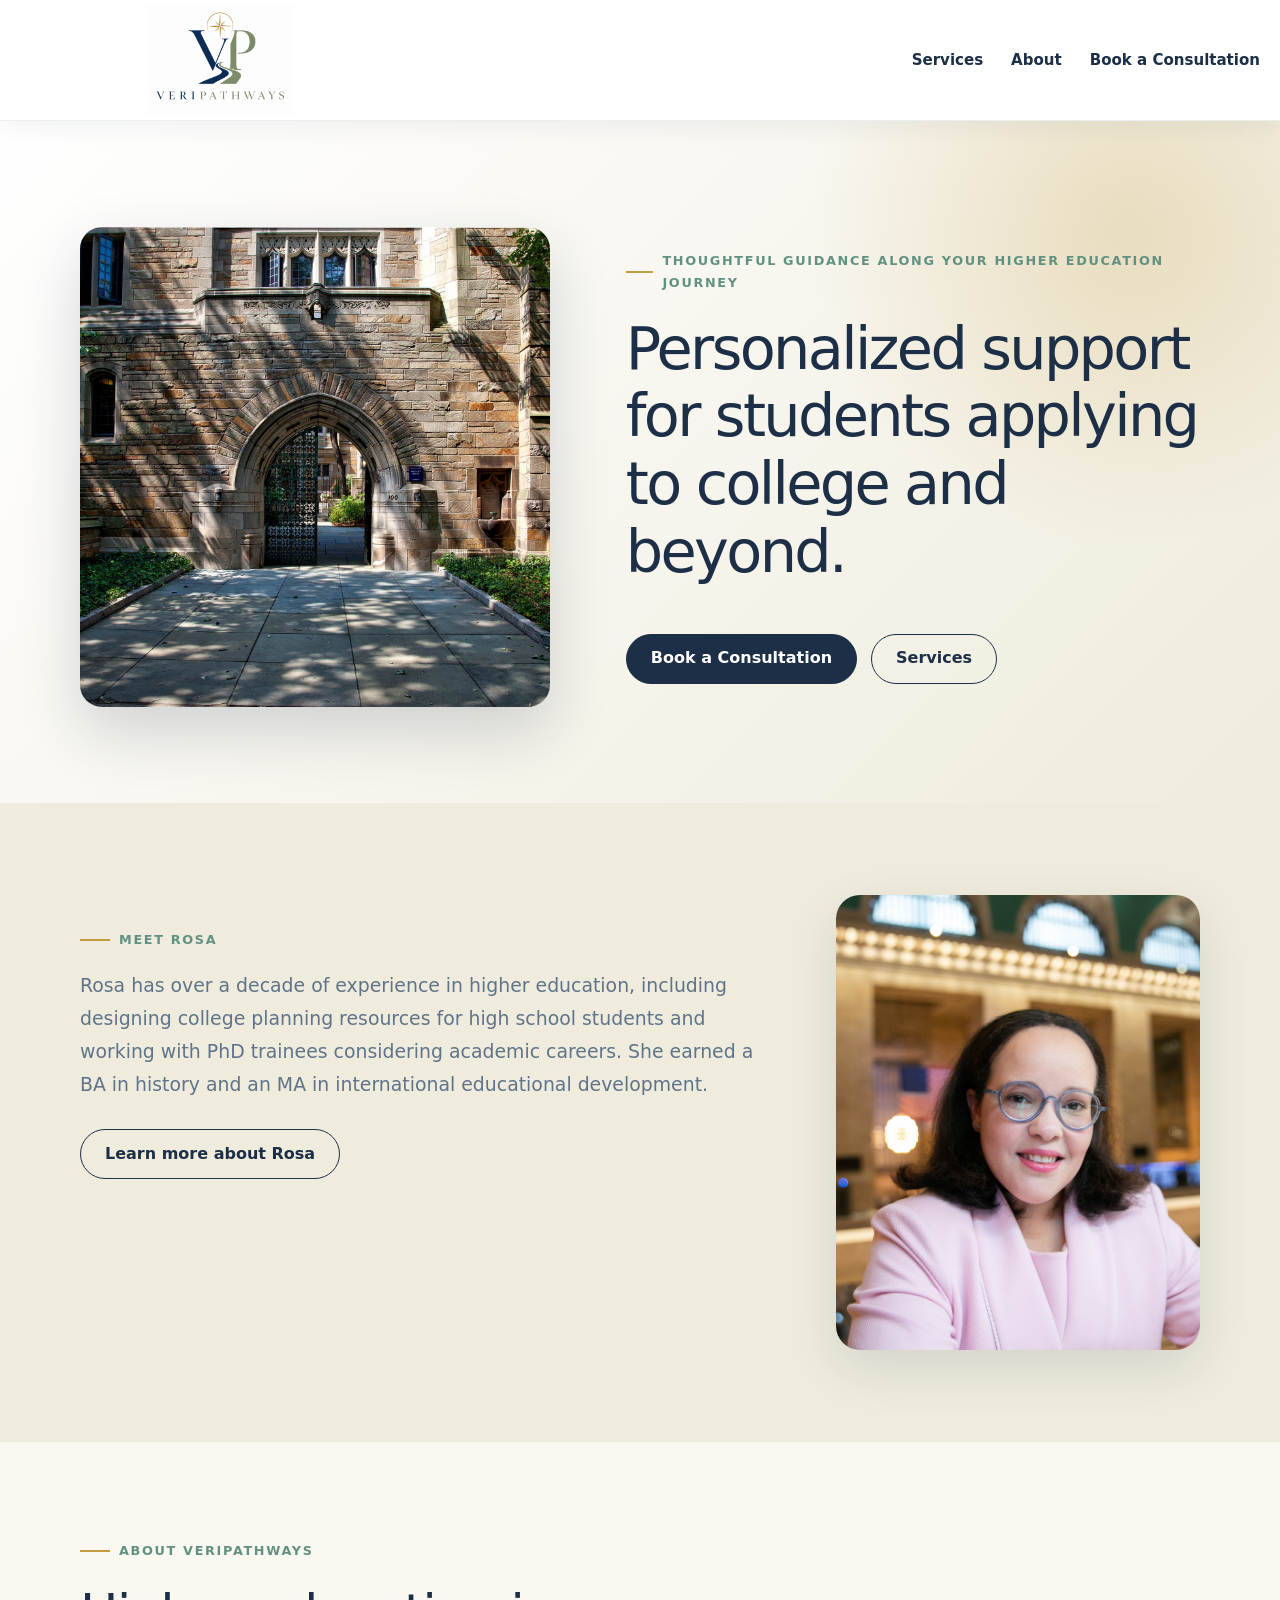
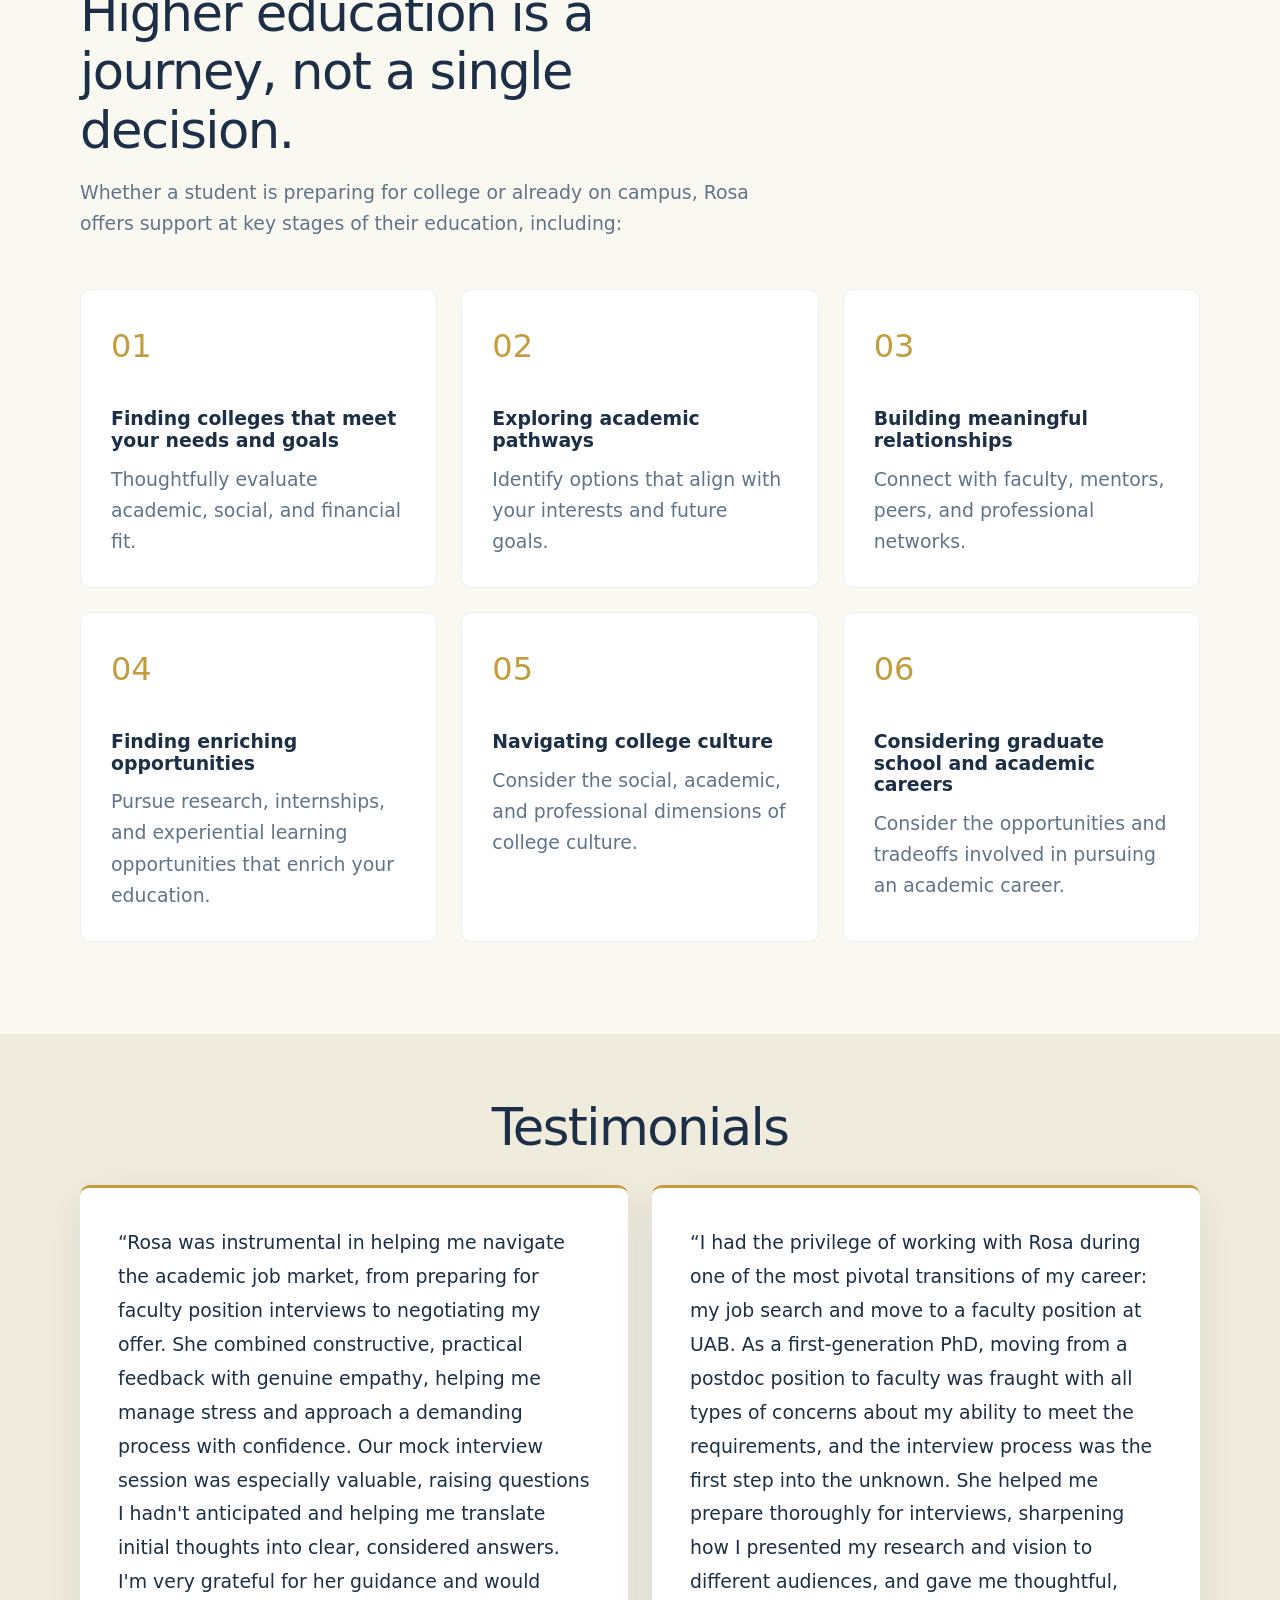
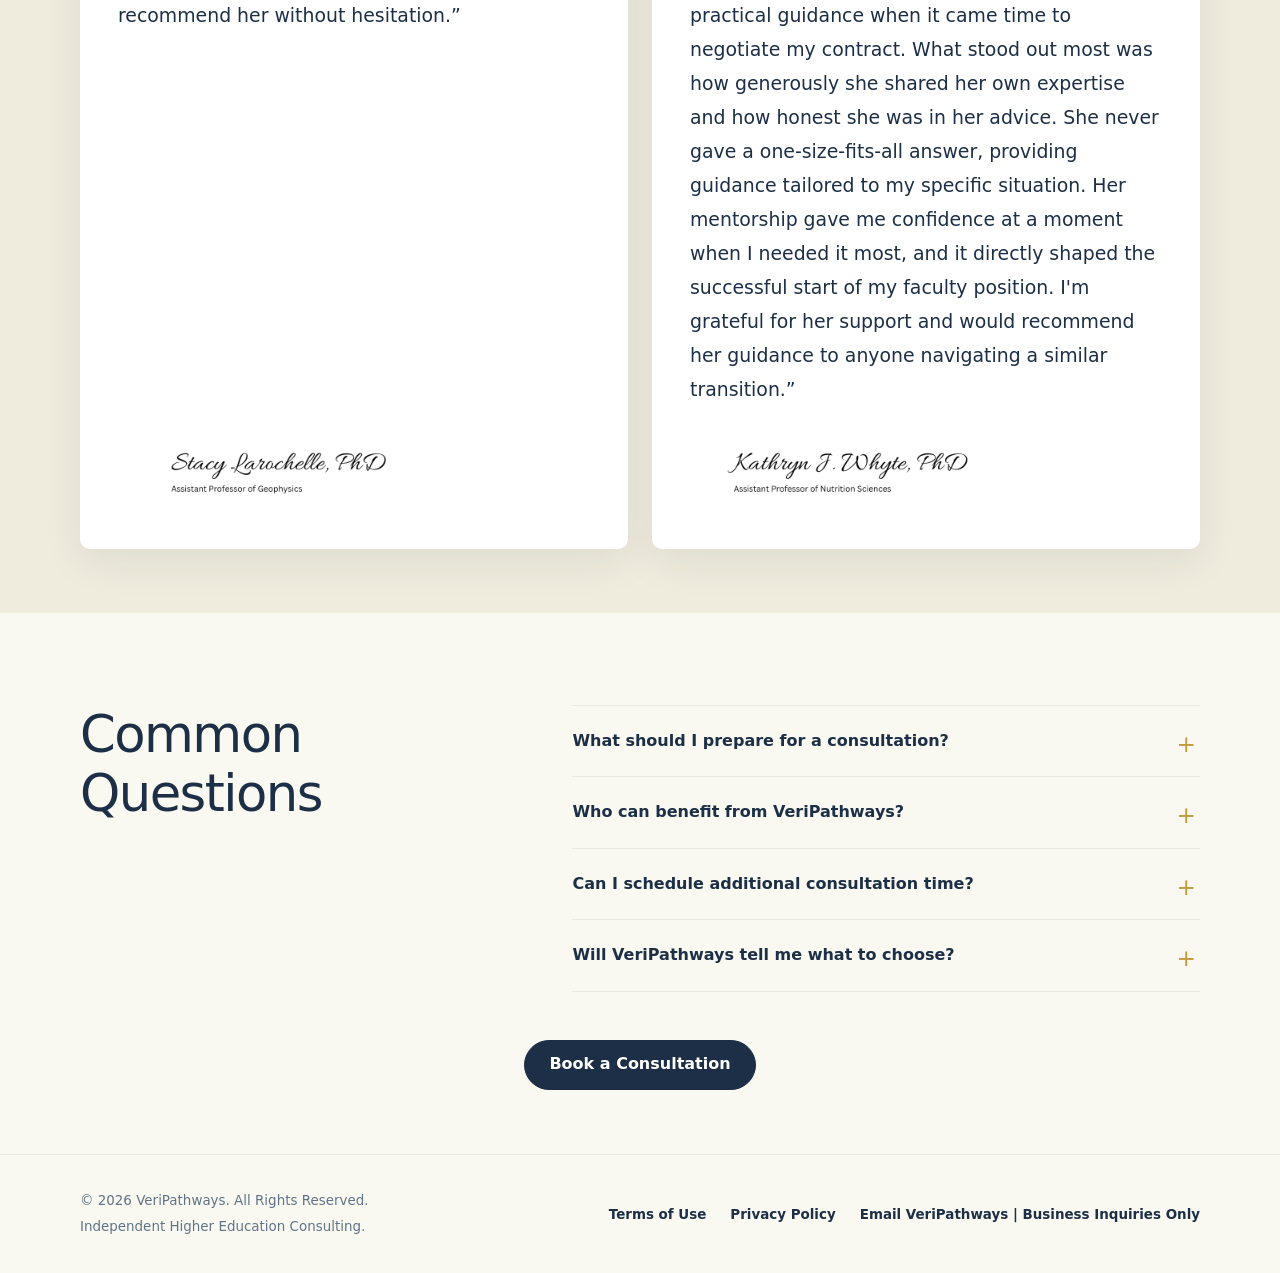
<file: index.html>
<!DOCTYPE html>
<html lang="en">
<head>
    <meta charset="UTF-8">
    <meta name="viewport" content="width=device-width, initial-scale=1.0">
    <meta name="description" content="VeriPathways provides strategic, personalized advising that helps students make intentional higher-education decisions.">
    <title>VeriPathways</title>
    <link rel="stylesheet" href="styles.css">
    <link rel="icon" href="assets/ico/veripathways-icon2.ico" sizes="any">
</head>

<body class="home-page">
    <header class="site-header">
        <nav class="nav container" aria-label="Main navigation">
            <a class="site-banner" href="index.html" aria-label="VeriPathways home">
                <img src="assets/images/company-logo/veripathways-logo.png" alt="VeriPathways">
            </a>
            <button class="nav-toggle" type="button" aria-expanded="false" aria-controls="main-navigation" aria-label="Toggle navigation menu">
                <span class="nav-toggle-line"></span>
                <span class="nav-toggle-line"></span>
                <span class="nav-toggle-line"></span>
            </button>
            <ul class="nav-links" id="main-navigation">
                <li><a href="services.html">Services</a></li>
                <li><a href="about.html">About</a></li>
                <li><a href="https://calendar.app.google/QWCmZcuxgJFNvqA4A" data-consultation-link>Book a Consultation</a></li>
            </ul>
        </nav>
    </header>

    <main id="top">
        <section class="hero">
            <div class="hero-grid container">
                <div class="hero-image">
                    <img src="assets/images/stock/stockuniversitycampus.jpg" alt="Stone archway leading into a university campus">
                </div>
                <div class="hero-content">
                    <p class="eyebrow">Thoughtful guidance along your higher education journey</p>
                    <h1>Personalized support for students applying to college and beyond.</h1>
                    <div class="hero-actions">
                        <a class="button" href="https://calendar.app.google/QWCmZcuxgJFNvqA4A" data-consultation-link>Book a Consultation</a>
                        <a class="button button-secondary" href="services.html">Services</a>
                    </div>
                </div>
            </div>
        </section>

        <section class="about-me" aria-labelledby="about-me-heading">
            <div class="about-me-content container">
                <div class="about-me-details">
                    <h2 class="eyebrow" id="about-me-heading">Meet Rosa</h2>
                    <p>
                        Rosa has over a decade of experience in higher education, including designing college planning
                        resources for high school students and working with PhD trainees considering academic careers.
                        She earned a BA in history and an MA in international educational development.
                    </p>
                    <a class="button button-secondary" href="about.html">Learn more about Rosa</a>
                </div>

                <figure class="about-me-portrait">
                    <img src="assets/images/founder/founder-portrait.jpg" alt="Rosa Chavarro, founder of VeriPathways" loading="lazy">
                </figure>
            </div>
        </section>

        <section aria-labelledby="why-heading">
            <div class="container">
                <div class="section-heading">
                    <p class="eyebrow">About VeriPathways</p>
                    <h2 id="why-heading">Higher education is a journey, not a single decision.</h2>
                    <p>
                        Whether a student is preparing for college or already on campus, Rosa offers support
                        at key stages of their education, including:
                    </p>
                </div>

                <div class="value-grid">
                    <article class="value-card">
                        <div class="value-number" aria-hidden="true">01</div>
                        <h3>Finding colleges that meet your needs and goals</h3>
                        <p>Thoughtfully evaluate academic, social, and financial fit.</p>
                    </article>
                    <article class="value-card">
                        <div class="value-number" aria-hidden="true">02</div>
                        <h3>Exploring academic pathways</h3>
                        <p>Identify options that align with your interests and future goals.</p>
                    </article>
                    <article class="value-card">
                        <div class="value-number" aria-hidden="true">03</div>
                        <h3>Building meaningful relationships</h3>
                        <p>Connect with faculty, mentors, peers, and professional networks.</p>
                    </article>
                    <article class="value-card">
                        <div class="value-number" aria-hidden="true">04</div>
                        <h3>Finding enriching opportunities</h3>
                        <p>Pursue research, internships, and experiential learning opportunities that enrich your education.</p>
                    </article>
                    <article class="value-card">
                        <div class="value-number" aria-hidden="true">05</div>
                        <h3>Navigating college culture</h3>
                        <p>Consider the social, academic, and professional dimensions of college culture.</p>
                    </article>
                    <article class="value-card">
                        <div class="value-number" aria-hidden="true">06</div>
                        <h3>Considering graduate school and academic careers</h3>
                        <!-- <h3>Graduate or PhD programs</h3> -->
                        <p>Consider the opportunities and tradeoffs involved in pursuing an academic career.</p>
                    </article>
                </div>
            </div>
        </section>

        <section class="testimonials-section" id="testimonials" aria-labelledby="testimonials-heading">
            <div class="container">
                <div class="section-heading">
                    <h2 id="testimonials-heading">Testimonials</h2>
                </div>

                <div class="testimonial-list">
                    <figure class="testimonial-card">
                        <blockquote>
                            <p>
                                “Rosa was instrumental in helping me navigate the academic job market, from preparing
                                for faculty position interviews to negotiating my offer. She combined constructive,
                                practical feedback with genuine empathy, helping me manage stress and approach a
                                demanding process with confidence. Our mock interview session was especially valuable,
                                raising questions I hadn't anticipated and helping me translate initial thoughts into
                                clear, considered answers. I'm very grateful for her guidance and would recommend her
                                without hesitation.”
                            </p>
                        </blockquote>
                        <figcaption>
                            <img class="testimonial-signature"
                                src="assets/images/testimonial-signatures/testimonial-signature1.png"
                                alt="Stacy Larochelle, PhD, Assistant Professor of Geophysics">
                        </figcaption>
                    </figure>

                    <figure class="testimonial-card">
                        <blockquote>
                            <p>
                                “I had the privilege of working with Rosa during one of the most pivotal transitions
                                of my career: my job search and move to a faculty position at UAB. As a first-generation
                                PhD, moving from a postdoc position to faculty was fraught with all types of concerns
                                about my ability to meet the requirements, and the interview process was the first step
                                into the unknown. She helped me prepare thoroughly for interviews, sharpening how I
                                presented my research and vision to different audiences, and gave me thoughtful,
                                practical guidance when it came time to negotiate my contract. What stood out most was
                                how generously she shared her own expertise and how honest she was in her advice. She
                                never gave a one-size-fits-all answer, providing guidance tailored to my specific
                                situation. Her mentorship gave me confidence at a moment when I needed it most, and it
                                directly shaped the successful start of my faculty position. I'm grateful for her
                                support and would recommend her guidance to anyone navigating a similar transition.”
                            </p>
                        </blockquote>
                        <figcaption>
                            <img class="testimonial-signature"
                                src="assets/images/testimonial-signatures/testimonial-signature2.png"
                                alt="Kathryn J. Whyte, PhD, Assistant Professor of Nutrition Sciences">
                        </figcaption>
                    </figure>
                </div>
            </div>
        </section>

        <section class="faq-section" aria-labelledby="faq-heading">
            <div class="faq-grid container">
                <div class="section-heading">
                    <h2 id="faq-heading">Common Questions</h2>
                </div>

                <div class="faq-list">
                    <details>
                        <summary>What should I prepare for a consultation?</summary>
                        <p>
                            Before scheduling a consultation, take some time to consider the questions you would like to discuss.
                        </p>
                    </details>
                    <details>
                        <summary>Who can benefit from VeriPathways?</summary>
                        <p>
                            Students and families preparing for college, navigating life on campus, considering
                            research or experiential opportunities, or exploring PhD or other graduate programs
                            can use consultations to think through their options.
                        </p>
                    </details>
                    <details>
                        <summary>Can I schedule additional consultation time?</summary>
                        <p>
                            Yes. Contact Rosa to discuss your needs and available scheduling options.
                        </p>
                    </details>
                    <details>
                        <summary>Will VeriPathways tell me what to choose?</summary>
                        <p>
                            VeriPathways can provide you with research, data, or perspective that can help you
                            consider as many factors as possible in your planning for college and beyond.
                        </p>
                    </details>
                </div>
            </div>
        </section>

        <section class="page-bottom-action" aria-label="Book a consultation">
            <div class="container">
                <a class="button" href="https://calendar.app.google/QWCmZcuxgJFNvqA4A" data-consultation-link>Book a Consultation</a>
            </div>
        </section>
    </main>

    <footer>
        <div class="footer-grid container">
            <div>
                <p class="footer-copy">© <span data-current-year>2026</span> VeriPathways. All Rights Reserved.</p>
                <p class="disclaimer">
                    Independent Higher Education Consulting.
                </p>
            </div>
            <ul class="footer-links" aria-label="Footer navigation">
                <li><a href="terms-of-use.html">Terms of Use</a></li>
                <li><a href="privacy-policy.html">Privacy Policy</a></li>
                <li class="footer-inquiries">
                    <a href="mailto:info@veripathways.com?subject=VeriPathways%20Inquiry" title="info@veripathways.com">Email VeriPathways | Business Inquiries Only</a>
                </li>
            </ul>
        </div>
    </footer>

    <script src="site.js" defer></script>
</body>
</html>
</file>
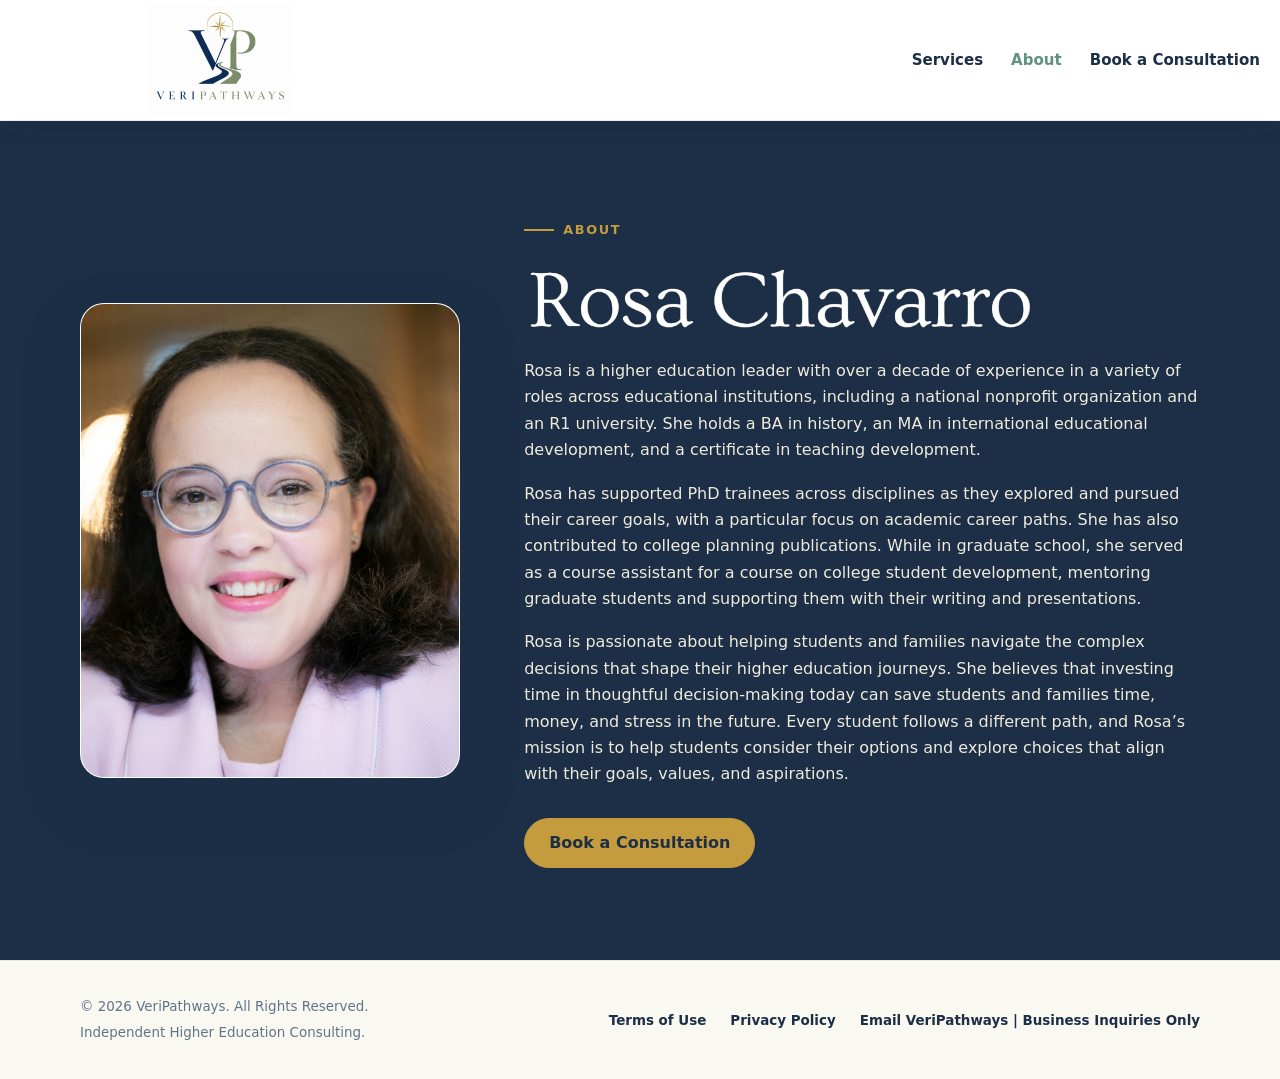
<file: about.html>
<!DOCTYPE html>
<html lang="en">
<head>
    <meta charset="UTF-8">
    <meta name="viewport" content="width=device-width, initial-scale=1.0">
    <meta name="description" content="Meet Rosa Chavarro, the higher education professional behind VeriPathways.">
    <title>About Rosa | VeriPathways</title>
    <link rel="stylesheet" href="styles.css">
    <link rel="icon" href="assets/ico/veripathways-icon2.ico" sizes="any">
</head>

<body>
    <header class="site-header">
        <nav class="nav container" aria-label="Main navigation">
            <a class="site-banner" href="index.html" aria-label="VeriPathways home">
                <img src="assets/images/company-logo/veripathways-logo.png" alt="VeriPathways">
            </a>
            <button class="nav-toggle" type="button" aria-expanded="false" aria-controls="main-navigation" aria-label="Toggle navigation menu">
                <span class="nav-toggle-line"></span>
                <span class="nav-toggle-line"></span>
                <span class="nav-toggle-line"></span>
            </button>
            <ul class="nav-links" id="main-navigation">
                <li><a href="services.html">Services</a></li>
                <li><a href="about.html" aria-current="page">About</a></li>
                <li><a href="https://calendar.app.google/QWCmZcuxgJFNvqA4A" data-consultation-link>Book a Consultation</a></li>
            </ul>
        </nav>
    </header>

    <main>
        <section class="about about-page" aria-labelledby="about-heading">
            <div class="about-content container">
                <figure class="about-portrait">
                    <img src="assets/images/founder/advisor-portrait1.jpg" alt="Rosa Chavarro, VeriPathways educational consultant">
                </figure>

                <div class="about-details">
                    <p class="eyebrow">About</p>
                    <h1 class="about-name" id="about-heading">
                        <img src="assets/images/founder/founder-signature.png" alt="Rosa Chavarro">
                    </h1>
                    <div class="about-copy">
                        <p>
                            Rosa is a higher education leader with over a decade of experience in a variety of roles
                            across educational institutions, including a national nonprofit organization and an
                            R1 university. She holds a BA in history, an MA in international educational development,
                            and a certificate in teaching development.
                        </p>
                        <p>
                            Rosa has supported PhD trainees across disciplines as they explored and pursued their career
                            goals, with a particular focus on academic career paths. She has also contributed
                            to college planning publications. While in graduate school, she served as a course assistant for a
                            course on college student development, mentoring graduate students and supporting them
                            with their writing and presentations.
                        </p>
                        <p>
                            Rosa is passionate about helping students and families navigate the complex decisions that
                            shape their higher education journeys. She believes that investing time in thoughtful
                            decision-making today can save students and families time, money, and stress in the future.
                            Every student follows a different path, and Rosa’s mission is to help students consider
                            their options and explore choices that align with their goals, values, and aspirations.
                        </p>
                    </div>
                    <a class="button" href="https://calendar.app.google/QWCmZcuxgJFNvqA4A" data-consultation-link>Book a Consultation</a>
                </div>
            </div>
        </section>
    </main>

    <footer>
        <div class="footer-grid container">
            <div>
                <p class="footer-copy">© <span data-current-year>2026</span> VeriPathways. All Rights Reserved.</p>
                <p class="disclaimer">
                    Independent Higher Education Consulting.
                </p>
            </div>
            <ul class="footer-links" aria-label="Footer navigation">
                <li><a href="terms-of-use.html">Terms of Use</a></li>
                <li><a href="privacy-policy.html">Privacy Policy</a></li>
                <li class="footer-inquiries">
                    <a href="mailto:info@veripathways.com?subject=VeriPathways%20Inquiry" title="info@veripathways.com">Email VeriPathways | Business Inquiries Only</a>
                </li>
            </ul>
        </div>
    </footer>

    <script src="site.js" defer></script>
</body>
</html>
</file>
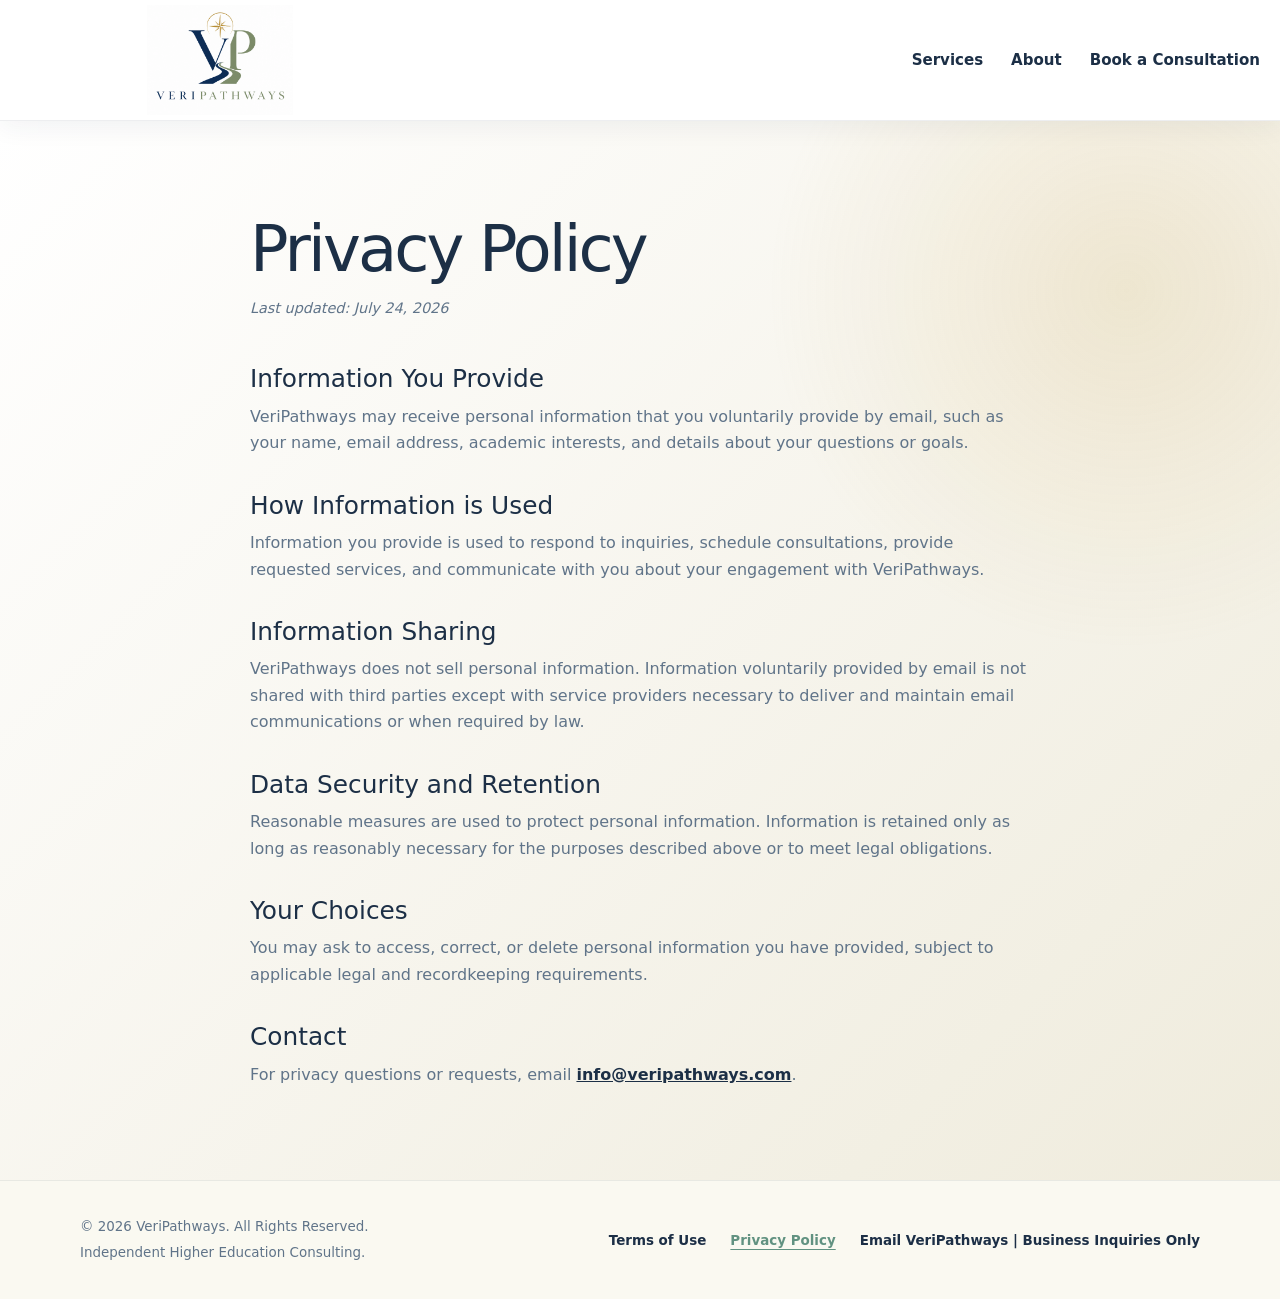
<file: privacy-policy.html>
<!DOCTYPE html>
<html lang="en">
<head>
    <meta charset="UTF-8">
    <meta name="viewport" content="width=device-width, initial-scale=1.0">
    <meta name="description" content="Read the VeriPathways privacy policy.">
    <title>Privacy Policy | VeriPathways</title>
    <link rel="stylesheet" href="styles.css">
    <link rel="icon" href="assets/ico/veripathways-icon2.ico" sizes="any">
</head>

<body>
    <header class="site-header">
        <nav class="nav container" aria-label="Main navigation">
            <a class="site-banner" href="index.html" aria-label="VeriPathways home">
                <img src="assets/images/company-logo/veripathways-logo.png" alt="VeriPathways">
            </a>
            <button class="nav-toggle" type="button" aria-expanded="false" aria-controls="main-navigation" aria-label="Toggle navigation menu">
                <span class="nav-toggle-line"></span>
                <span class="nav-toggle-line"></span>
                <span class="nav-toggle-line"></span>
            </button>
            <ul class="nav-links" id="main-navigation">
                <li><a href="services.html">Services</a></li>
                <li><a href="about.html">About</a></li>
                <li><a href="https://calendar.app.google/QWCmZcuxgJFNvqA4A" data-consultation-link>Book a Consultation</a></li>
            </ul>
        </nav>
    </header>

    <main>
        <section class="content-page" aria-labelledby="privacy-heading">
            <div class="legal-content container">
                <header class="content-page-heading">
                    <h1 id="privacy-heading">Privacy Policy</h1>
                    <p class="policy-date"><em>Last updated: July 24, 2026</em></p>
                </header>

                <h2>Information You Provide</h2>
                <p>
                    VeriPathways may receive personal information that you voluntarily provide by email, such as
                    your name, email address, academic interests, and details about your questions or goals.
                </p>

                <h2>How Information is Used</h2>
                <p>
                    Information you provide is used to respond to inquiries, schedule consultations, provide
                    requested services, and communicate with you about your engagement with VeriPathways.
                </p>

                <h2>Information Sharing</h2>
                <p>
                    VeriPathways does not sell personal information. Information voluntarily provided by email is not
                    shared with third parties except with service providers necessary to deliver and maintain email
                    communications or when required by law.
                </p>

                <h2>Data Security and Retention</h2>
                <p>
                    Reasonable measures are used to protect personal information. Information is retained only as
                    long as reasonably necessary for the purposes described above or to meet legal obligations.
                </p>

                <h2>Your Choices</h2>
                <p>
                    You may ask to access, correct, or delete personal information you have provided, subject to
                    applicable legal and recordkeeping requirements.
                </p>

                <h2>Contact</h2>
                <p>
                    For privacy questions or requests, email
                    <a href="mailto:info@veripathways.com?subject=Privacy%20Inquiry">info@veripathways.com</a>.
                </p>
            </div>
        </section>
    </main>

    <footer>
        <div class="footer-grid container">
            <div>
                <p class="footer-copy">© <span data-current-year>2026</span> VeriPathways. All Rights Reserved.</p>
                <p class="disclaimer">
                    Independent Higher Education Consulting.
                </p>
            </div>
            <ul class="footer-links" aria-label="Footer navigation">
                <li><a href="terms-of-use.html">Terms of Use</a></li>
                <li><a href="privacy-policy.html" aria-current="page">Privacy Policy</a></li>
                <li class="footer-inquiries">
                    <a href="mailto:info@veripathways.com?subject=VeriPathways%20Inquiry" title="info@veripathways.com">Email VeriPathways | Business Inquiries Only</a>
                </li>
            </ul>
        </div>
    </footer>

    <script src="site.js" defer></script>
</body>
</html>
</file>
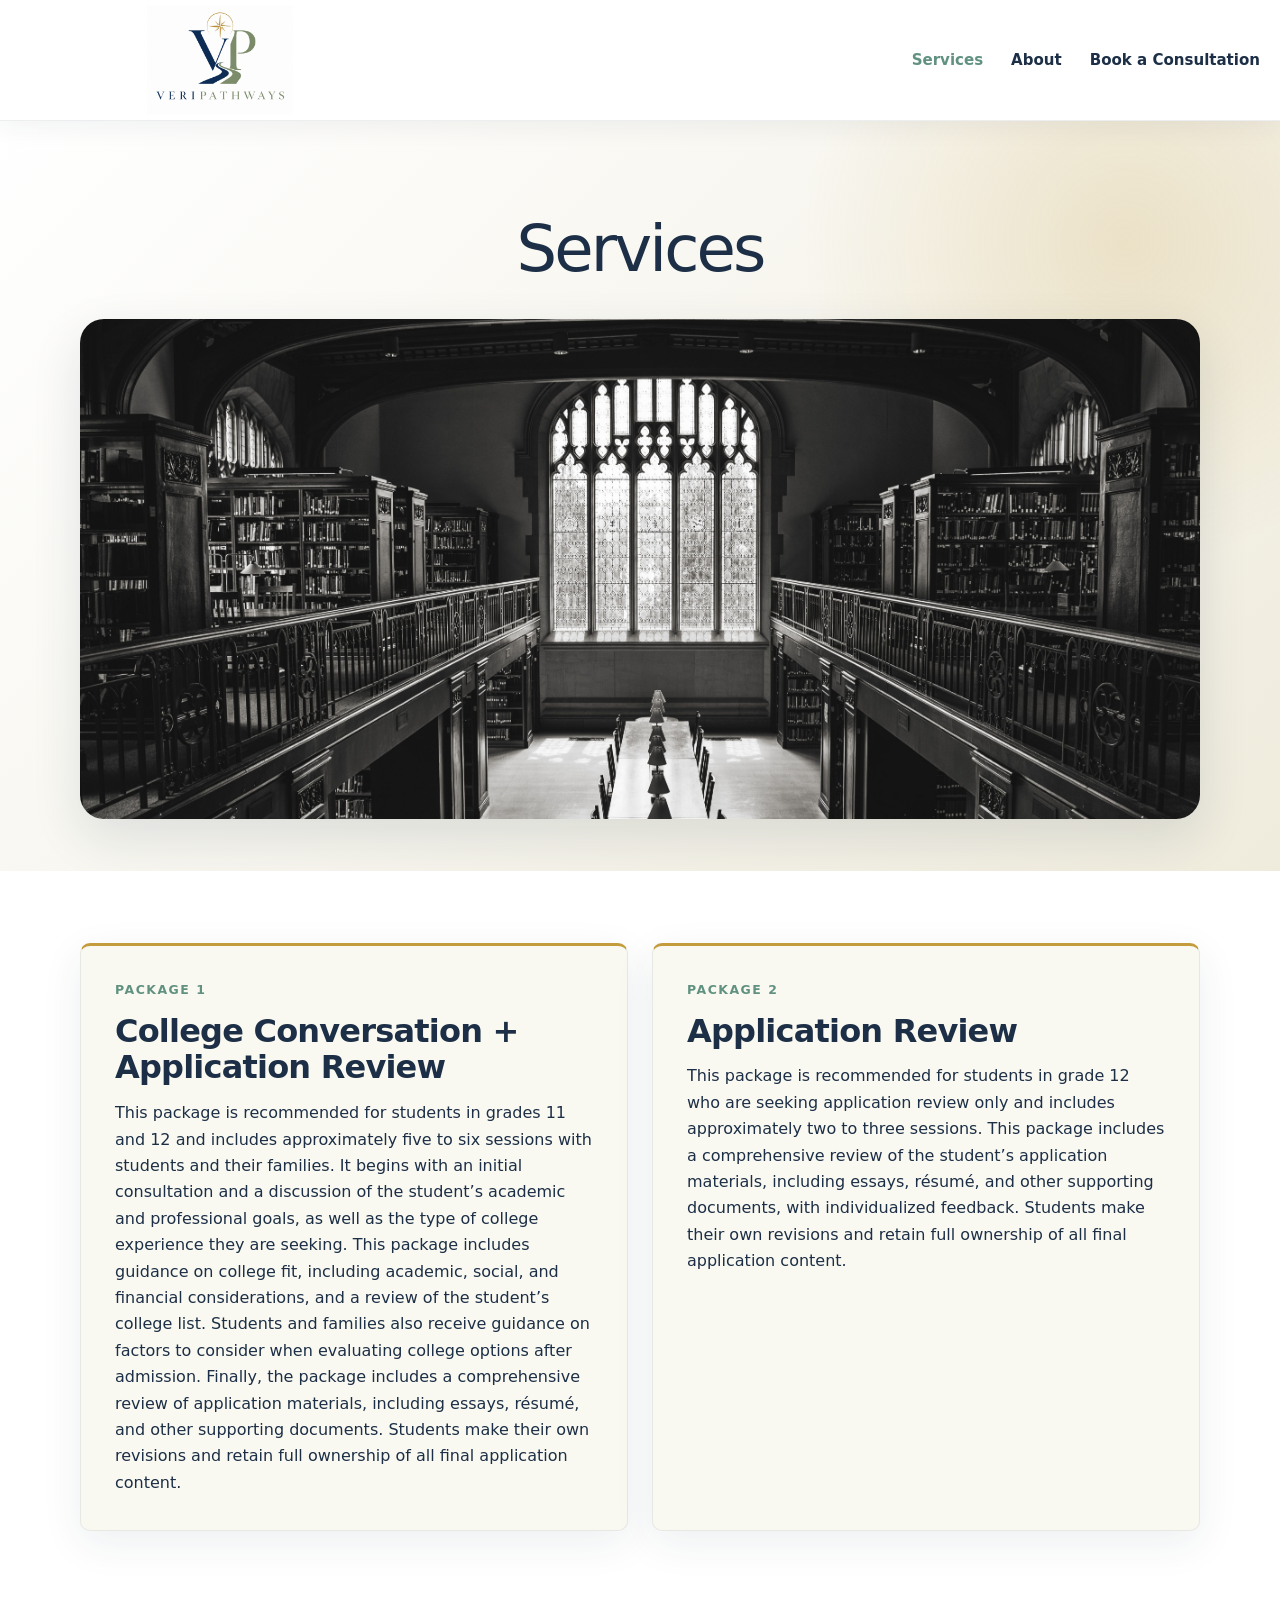
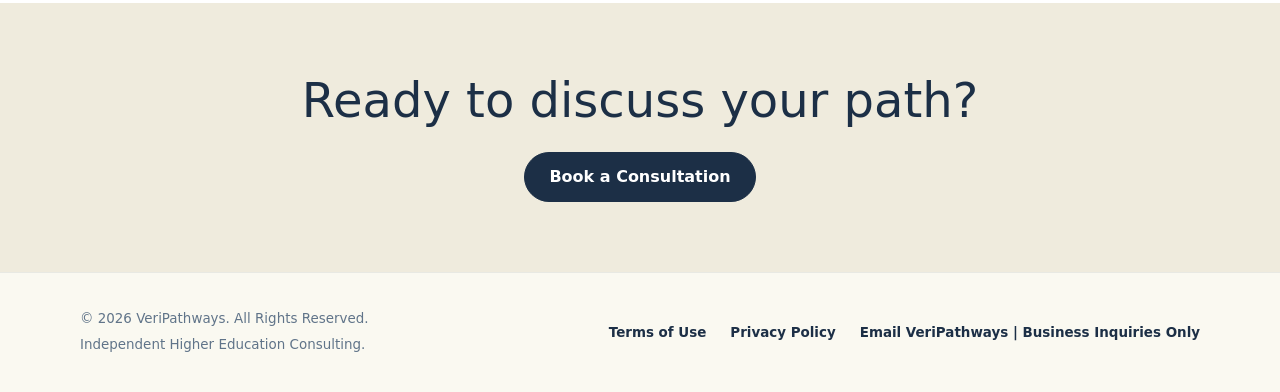
<file: services.html>
<!DOCTYPE html>
<html lang="en">
<head>
    <meta charset="UTF-8">
    <meta name="viewport" content="width=device-width, initial-scale=1.0">
    <meta name="description" content="Explore VeriPathways consultation services for thoughtful higher-education decisions.">
    <title>Services | VeriPathways</title>
    <link rel="stylesheet" href="styles.css">
    <link rel="icon" href="assets/ico/veripathways-icon2.ico" sizes="any">
</head>

<body>
    <header class="site-header">
        <nav class="nav container" aria-label="Main navigation">
            <a class="site-banner" href="index.html" aria-label="VeriPathways home">
                <img src="assets/images/company-logo/veripathways-logo.png" alt="VeriPathways">
            </a>
            <button class="nav-toggle" type="button" aria-expanded="false" aria-controls="main-navigation" aria-label="Toggle navigation menu">
                <span class="nav-toggle-line"></span>
                <span class="nav-toggle-line"></span>
                <span class="nav-toggle-line"></span>
            </button>
            <ul class="nav-links" id="main-navigation">
                <li><a href="services.html" aria-current="page">Services</a></li>
                <li><a href="about.html">About</a></li>
                <li><a href="https://calendar.app.google/QWCmZcuxgJFNvqA4A" data-consultation-link>Book a Consultation</a></li>
            </ul>
        </nav>
    </header>

    <main>
        <section class="page-hero services-hero" aria-labelledby="services-heading">
            <div class="container">
                <div class="section-heading">
                    <h1 id="services-heading">Services</h1>
                </div>
                <img class="services-banner" src="assets/images/stock/stocklibrary.jpg" alt="Black-and-white library interior with bookshelves, a long study table, and a large arched window" width="7008" height="4672">
            </div>
        </section>

        <section class="services-packages" aria-label="College and faculty career packages">
            <div class="container">
                <div class="package-grid">
                    <article class="package-card">
                        <p class="package-label">Package 1</p>
                        <h2>College Conversation + Application Review</h2>
                        <p>
                            This package is recommended for students in grades 11 and 12 and includes approximately five to six sessions with students and their families.
                            It begins with an initial consultation and a discussion of the student’s academic and professional goals, as well as the type of college experience they are seeking.
                            This package includes guidance on college fit, including academic, social, and financial considerations, and a review of the student’s college list.
                            Students and families also receive guidance on factors to consider when evaluating college options after admission.
                            Finally, the package includes a comprehensive review of application materials, including essays, résumé, and other supporting documents. Students make their own revisions and retain full ownership of all final application content.
                        </p>
                    </article>

                    <article class="package-card">
                        <p class="package-label">Package 2</p>
                        <h2>Application Review</h2>
                        <p>
                            This package is recommended for students in grade 12 who are seeking application review only and includes approximately two to three sessions.
                            This package includes a comprehensive review of the student’s application materials, including essays, résumé, and other supporting documents, with individualized feedback.
                            Students make their own revisions and retain full ownership of all final application content.
                        </p>
                    </article>                    
                </div>
            </div>
        </section>

        <section class="page-cta">
            <h2>Ready to discuss your path?</h2>
            <a class="button" href="https://calendar.app.google/QWCmZcuxgJFNvqA4A" data-consultation-link>Book a Consultation</a>
        </section>
    </main>

    <footer>
        <div class="footer-grid container">
            <div>
                <p class="footer-copy">© <span data-current-year>2026</span> VeriPathways. All Rights Reserved.</p>
                <p class="disclaimer">
                    Independent Higher Education Consulting.
                </p>
            </div>
            <ul class="footer-links" aria-label="Footer navigation">
                <li><a href="terms-of-use.html">Terms of Use</a></li>
                <li><a href="privacy-policy.html">Privacy Policy</a></li>
                <li class="footer-inquiries">
                    <a href="mailto:info@veripathways.com?subject=VeriPathways%20Inquiry" title="info@veripathways.com">Email VeriPathways | Business Inquiries Only</a>
                </li>
            </ul>
        </div>
    </footer>

    <script src="site.js" defer></script>
</body>
</html>
</file>
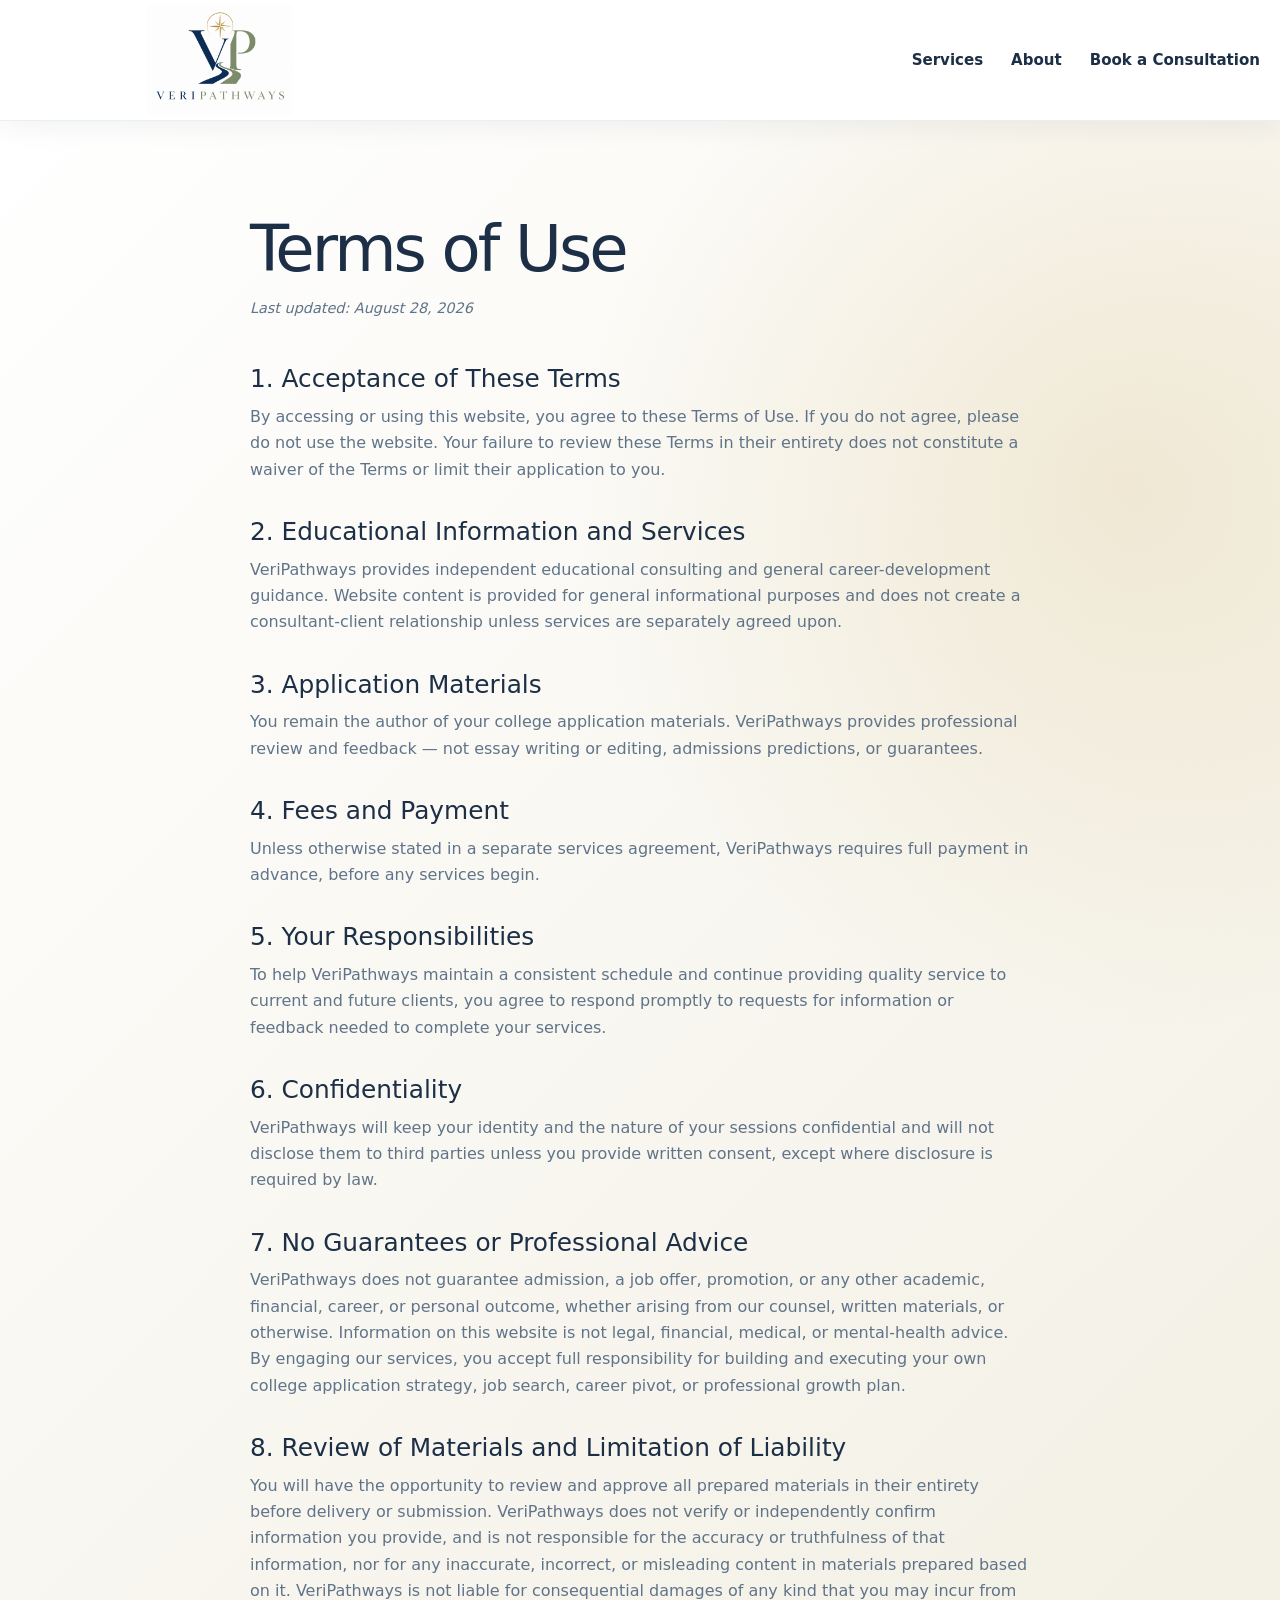
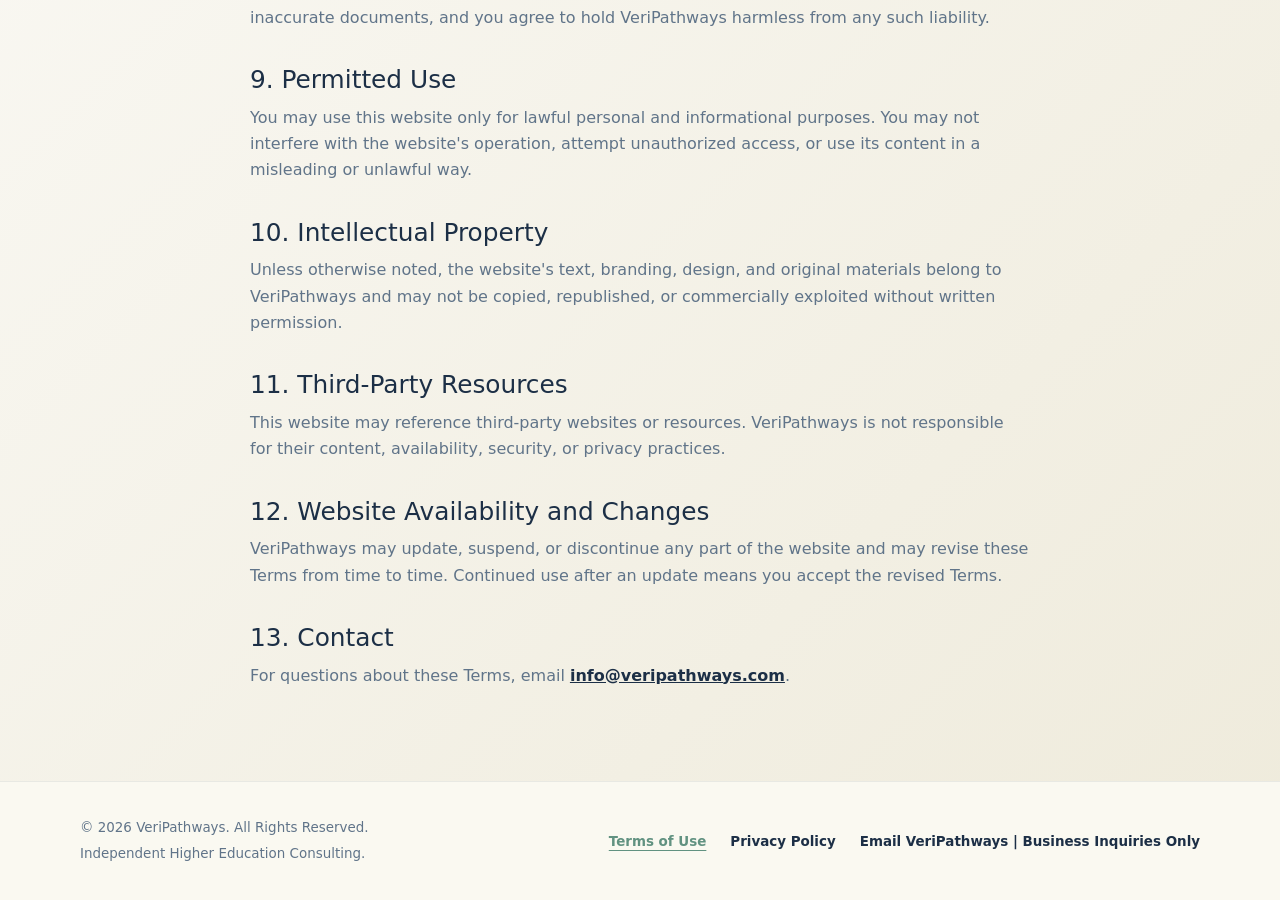
<file: terms-of-use.html>
<!DOCTYPE html>
<html lang="en">
<head>
    <meta charset="UTF-8">
    <meta name="viewport" content="width=device-width, initial-scale=1.0">
    <meta name="description" content="Read the VeriPathways terms of use.">
    <title>Terms of Use | VeriPathways</title>
    <link rel="stylesheet" href="styles.css">
    <link rel="icon" href="assets/ico/veripathways-icon2.ico" sizes="any">
</head>

<body>
    <header class="site-header">
        <nav class="nav container" aria-label="Main navigation">
            <a class="site-banner" href="index.html" aria-label="VeriPathways home">
                <img src="assets/images/company-logo/veripathways-logo.png" alt="VeriPathways">
            </a>
            <button class="nav-toggle" type="button" aria-expanded="false" aria-controls="main-navigation" aria-label="Toggle navigation menu">
                <span class="nav-toggle-line"></span>
                <span class="nav-toggle-line"></span>
                <span class="nav-toggle-line"></span>
            </button>
            <ul class="nav-links" id="main-navigation">
                <li><a href="services.html">Services</a></li>
                <li><a href="about.html">About</a></li>
                <li><a href="https://calendar.app.google/QWCmZcuxgJFNvqA4A" data-consultation-link>Book a Consultation</a></li>
            </ul>
        </nav>
    </header>

    <main>
        <section class="content-page" aria-labelledby="terms-heading">
            <div class="legal-content container">
                <header class="content-page-heading">
                    <h1 id="terms-heading">Terms of Use</h1>
                    <p class="policy-date"><em>Last updated: August 28, 2026</em></p>
                </header>

                <h2>1. Acceptance of These Terms</h2>
                <p>
                    By accessing or using this website, you agree to these Terms of Use. If you do not agree,
                    please do not use the website. Your failure to review these Terms in their entirety does not
                    constitute a waiver of the Terms or limit their application to you.
                </p>

                <h2>2. Educational Information and Services</h2>
                <p>
                    VeriPathways provides independent educational consulting and general career-development
                    guidance. Website content is provided for general informational purposes and does not create
                    a consultant-client relationship unless services are separately agreed upon.
                </p>

                <h2>3. Application Materials</h2>
                <p>
                    You remain the author of your college application materials. VeriPathways provides professional
                    review and feedback — not essay writing or editing, admissions predictions, or guarantees.
                </p>

                <h2>4. Fees and Payment</h2>
                <p>
                    Unless otherwise stated in a separate services agreement, VeriPathways requires full payment in
                    advance, before any services begin.
                </p>

                <h2>5. Your Responsibilities</h2>
                <p>
                    To help VeriPathways maintain a consistent schedule and continue providing quality service to
                    current and future clients, you agree to respond promptly to requests for information or
                    feedback needed to complete your services.
                </p>

                <h2>6. Confidentiality</h2>
                <p>
                    VeriPathways will keep your identity and the nature of your sessions confidential and will not
                    disclose them to third parties unless you provide written consent, except where disclosure is
                    required by law.
                </p>

                <h2>7. No Guarantees or Professional Advice</h2>
                <p>
                    VeriPathways does not guarantee admission, a job offer, promotion, or any other academic,
                    financial, career, or personal outcome, whether arising from our counsel, written materials,
                    or otherwise. Information on this website is not legal, financial, medical, or mental-health
                    advice. By engaging our services, you accept full responsibility for building and executing
                    your own college application strategy, job search, career pivot, or professional growth plan.
                </p>

                <h2>8. Review of Materials and Limitation of Liability</h2>
                <p>
                    You will have the opportunity to review and approve all prepared materials in their entirety
                    before delivery or submission. VeriPathways does not verify or independently confirm information
                    you provide, and is not responsible for the accuracy or truthfulness of that information, nor
                    for any inaccurate, incorrect, or misleading content in materials prepared based on it.
                    VeriPathways is not liable for consequential damages of any kind that you may incur from
                    inaccurate documents, and you agree to hold VeriPathways harmless from any such liability.
                </p>

                <h2>9. Permitted Use</h2>
                <p>
                    You may use this website only for lawful personal and informational purposes. You may not
                    interfere with the website's operation, attempt unauthorized access, or use its content in a
                    misleading or unlawful way.
                </p>

                <h2>10. Intellectual Property</h2>
                <p>
                    Unless otherwise noted, the website's text, branding, design, and original materials belong
                    to VeriPathways and may not be copied, republished, or commercially exploited without written
                    permission.
                </p>

                <h2>11. Third-Party Resources</h2>
                <p>
                    This website may reference third-party websites or resources. VeriPathways is not responsible
                    for their content, availability, security, or privacy practices.
                </p>

                <h2>12. Website Availability and Changes</h2>
                <p>
                    VeriPathways may update, suspend, or discontinue any part of the website and may revise these
                    Terms from time to time. Continued use after an update means you accept the revised Terms.
                </p>

                <h2>13. Contact</h2>
                <p>
                    For questions about these Terms, email
                    <a href="mailto:info@veripathways.com?subject=Terms%20of%20Use%20Inquiry">info@veripathways.com</a>.
                </p>
            </div>
        </section>
    </main>

    <footer>
        <div class="footer-grid container">
            <div>
                <p class="footer-copy">© <span data-current-year>2026</span> VeriPathways. All Rights Reserved.</p>
                <p class="disclaimer">
                    Independent Higher Education Consulting.
                </p>
            </div>
            <ul class="footer-links" aria-label="Footer navigation">
                <li><a href="terms-of-use.html" aria-current="page">Terms of Use</a></li>
                <li><a href="privacy-policy.html">Privacy Policy</a></li>
                <li class="footer-inquiries">
                    <a href="mailto:info@veripathways.com?subject=VeriPathways%20Inquiry" title="info@veripathways.com">Email VeriPathways | Business Inquiries Only</a>
                </li>
            </ul>
        </div>
    </footer>

    <script src="site.js" defer></script>
</body>
</html>
</file>
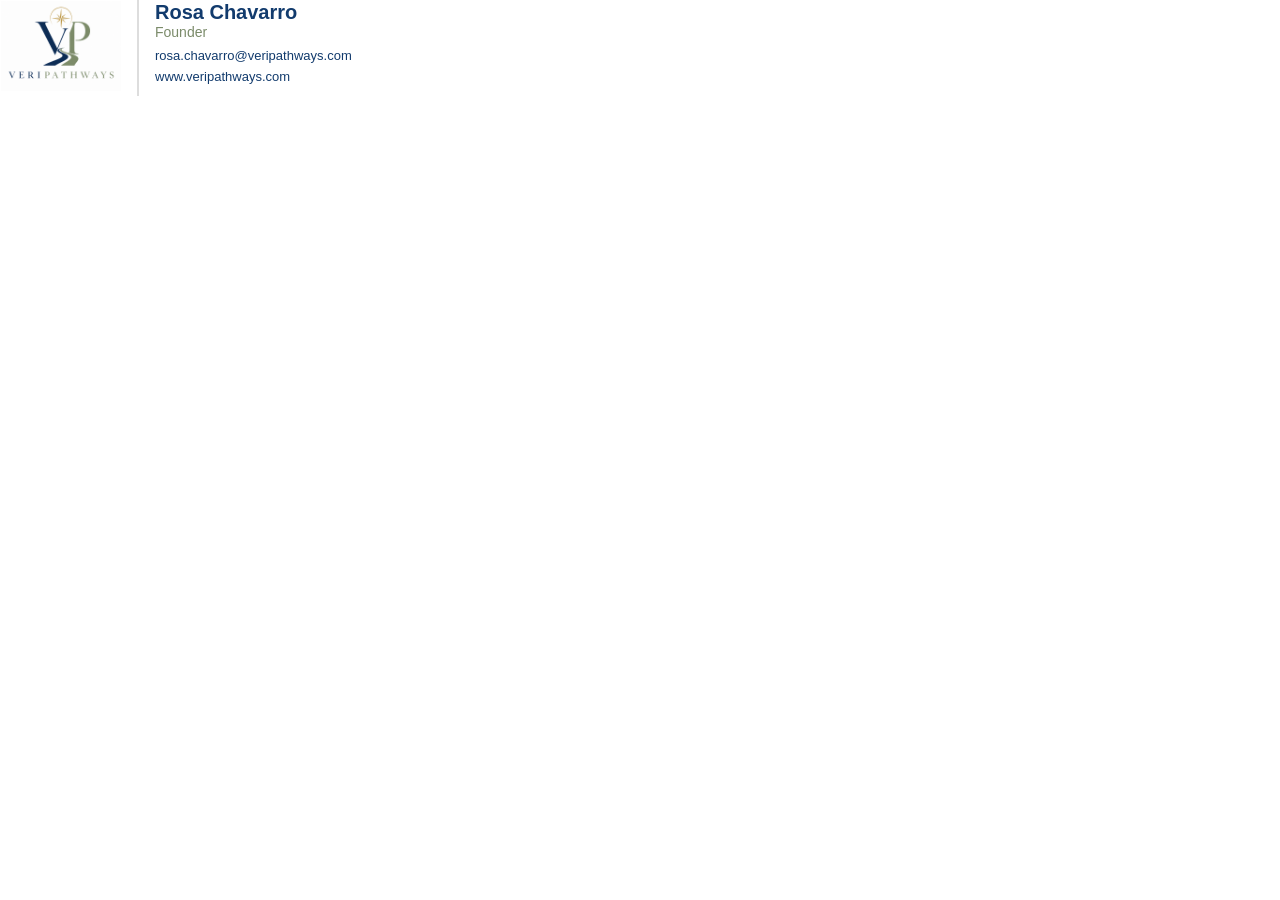
<file: assets/signatures/signature.html>
<!DOCTYPE html><html><head><meta charset='UTF-8'>
<style>
body{margin:0;font-family:Arial,Helvetica,sans-serif}
table{border-collapse:collapse}
.name{font-size:20px;font-weight:bold;color:#123b6d}
.title{font-size:14px;color:#7b8b6a;margin-bottom:6px}
.info{font-size:13px;line-height:1.6}
a{color:#123b6d;text-decoration:none}
</style></head><body>
<table><tr>
<td style='padding-right:16px;vertical-align:top'>
<img src='../images/company-logo/veripathways-logo.png' width='120' alt='VeriPathways'>
</td>
<td style='border-left:2px solid #ddd;padding-left:16px;vertical-align:top'>
<div class='name'>Rosa Chavarro</div>
<div class='title'>Founder</div>
<div class='info'>
<a href='mailto:rosa.chavarro@veripathways.com'>rosa.chavarro@veripathways.com</a><br>
<a href='https://www.veripathways.com'>www.veripathways.com</a>
</div>
</td>
</tr></table>
</body></html>
</file>
<file: styles.css>
:root {
    --vp-primary: oklch(0.30 0.05 255);
    --vp-secondary: oklch(0.62 0.06 170);
    --vp-accent: oklch(0.71 0.12 85);
    --vp-muted: oklch(0.55 0.04 250);
    --vp-light: oklch(0.94 0.02 95);
    --vp-paper: oklch(0.98 0.01 95);
    --vp-white: #ffffff;

    --vp-accent-light: oklch(from var(--vp-accent) l c h / 0.18);
    --vp-line: oklch(from var(--vp-primary) l c h / 0.08);
    --vp-shadow-soft: 0 12px 40px oklch(from var(--vp-primary) l c h / 0.08);
    --vp-shadow-medium: 0 18px 50px oklch(from var(--vp-primary) l c h / 0.12);
    --vp-radius: 0.625rem;
    --vp-font-sans: ui-sans-serif, system-ui, -apple-system, BlinkMacSystemFont, "Segoe UI", sans-serif;
}

* {
    box-sizing: border-box;
    margin: 0;
    padding: 0;
}

html {
    scroll-behavior: smooth;
}

body {
    background: var(--vp-paper);
    color: var(--vp-primary);
    font-family: var(--vp-font-sans);
    line-height: 1.65;
}

a {
    color: inherit;
}

:where(a, button, summary):focus-visible {
    outline: 3px solid var(--vp-accent);
    outline-offset: 4px;
}

.container {
    width: min(1120px, calc(100% - 40px));
    margin: 0 auto;
}

.site-header {
    position: sticky;
    top: 0;
    z-index: 20;
    border-bottom: 1px solid var(--vp-line);
    background: var(--vp-white);
    box-shadow: 0 6px 24px oklch(from var(--vp-primary) l c h / 0.06);
    transition: transform 0.25s ease;
}

.site-header.header-hidden {
    transform: translateY(-100%);
}

.site-banner {
    display: flex;
    align-items: center;
    align-self: stretch;
    overflow: hidden;
}

.site-banner img {
    display: block;
    width: min(100%, 400px);
    height: auto;
    max-height: 110px;
    object-fit: contain;
}

.nav {
    width: min(1360px, calc(100% - 40px));
    min-height: 120px;
    display: grid;
    grid-template-columns: repeat(2, minmax(0, 1fr));
    align-items: center;
}

.nav-links {
    display: flex;
    align-items: center;
    justify-content: flex-end;
    gap: 28px;
    list-style: none;
}

.nav-toggle {
    display: none;
    width: 46px;
    height: 46px;
    border: 1px solid var(--vp-line);
    border-radius: var(--vp-radius);
    background: var(--vp-white);
    color: var(--vp-primary);
    cursor: pointer;
}

.nav-toggle-line {
    display: block;
    width: 22px;
    height: 2px;
    margin: 4px auto;
    border-radius: 999px;
    background: currentColor;
    transition: transform 0.2s ease, opacity 0.2s ease;
}

.nav-links a {
    color: var(--vp-primary);
    font-size: 0.94rem;
    font-weight: 650;
    text-decoration: none;
}

.nav-links a:hover {
    color: var(--vp-secondary);
}

.nav-links a[aria-current="page"] {
    color: var(--vp-secondary);
}

.button {
    display: inline-flex;
    align-items: center;
    justify-content: center;
    min-height: 50px;
    padding: 0 24px;
    border: 1px solid var(--vp-primary);
    border-radius: 999px;
    background: var(--vp-primary);
    color: var(--vp-white);
    font-weight: 750;
    text-decoration: none;
    transition: transform 0.2s ease, background 0.2s ease, box-shadow 0.2s ease;
}

.button:hover {
    transform: translateY(-2px);
    background: var(--vp-secondary);
    box-shadow: 0 10px 24px oklch(from var(--vp-primary) l c h / 0.2);
}

.button-secondary {
    background: transparent;
    color: var(--vp-primary);
}

.button-secondary:hover {
    background: var(--vp-light);
    color: var(--vp-primary);
}

.hero {
    position: relative;
    overflow: hidden;
    padding: 106px 0 96px;
    background:
        radial-gradient(circle at 88% 16%, oklch(from var(--vp-accent) l c h / 0.25), transparent 25%),
        linear-gradient(135deg, var(--vp-white) 0%, var(--vp-light) 100%);
}

.hero-grid {
    position: relative;
    z-index: 1;
    display: grid;
    grid-template-columns: minmax(0, 0.9fr) minmax(0, 1.1fr);
    align-items: center;
    gap: clamp(38px, 6vw, 76px);
}

.hero-image img {
    display: block;
    width: 100%;
    min-height: 480px;
    object-fit: cover;
    border-radius: 22px;
    box-shadow: 0 24px 60px oklch(from var(--vp-primary) l c h / 0.18);
}

.hero-content h1 {
    max-width: 680px;
    margin-bottom: clamp(34px, 4vw, 48px);
    margin-right: 0;
    margin-left: 0;
    font-size: clamp(2.8rem, 4.6vw, 4.5rem);
}

.eyebrow {
    display: inline-flex;
    align-items: center;
    gap: 9px;
    margin-bottom: 22px;
    color: var(--vp-secondary);
    font-size: 0.8rem;
    font-weight: 850;
    letter-spacing: 0.13em;
    text-transform: uppercase;
}

.eyebrow::before {
    content: "";
    width: 30px;
    height: 2px;
    background: var(--vp-accent);
}

h1, h2, h3 {
    font-family: var(--vp-font-sans);
    line-height: 1.15;
}

h1 {
    max-width: 740px;
    margin: 0 auto 25px;
    color: var(--vp-primary);
    font-size: clamp(3rem, 6vw, 5.2rem);
    font-weight: 500;
    letter-spacing: -0.045em;
}

.hero-copy {
    max-width: 660px;
    margin: 0 0 34px;
    color: var(--vp-muted);
    font-size: 1.18rem;
}

.hero-actions {
    display: flex;
    flex-wrap: wrap;
    justify-content: flex-start;
    gap: 14px;
}

section {
    padding: 92px 0;
}

.section-heading {
    max-width: 720px;
    margin-bottom: 50px;
}

.section-heading h2 {
    margin-bottom: 17px;
    color: var(--vp-primary);
    font-size: clamp(2.2rem, 4vw, 3.4rem);
    font-weight: 500;
    letter-spacing: -0.03em;
}

.section-heading p:not(.eyebrow) {
    color: var(--vp-muted);
    font-size: 1.08rem;
}

.value-grid {
    display: grid;
    grid-template-columns: repeat(3, 1fr);
    gap: 24px;
}

.value-card {
    padding: 30px;
    border: 1px solid var(--vp-line);
    border-radius: var(--vp-radius);
    background: var(--vp-white);
}

.value-number {
    margin-bottom: 35px;
    color: var(--vp-accent);
    font-size: 2rem;
}

.value-card h3 {
    margin-bottom: 12px;
    color: var(--vp-primary);
    font-size: 1.18rem;
}

.value-card p {
    color: var(--vp-muted);
    font-size: 0.96rem;
}

.process {
    background: var(--vp-light);
}

.process-grid {
    display: grid;
    grid-template-columns: repeat(4, 1fr);
    gap: 18px;
    counter-reset: process;
}

.process-step {
    position: relative;
    padding: 29px 24px;
    border-top: 3px solid var(--vp-accent);
    background: var(--vp-white);
    counter-increment: process;
}

.process-step::before {
    content: "0" counter(process);
    display: block;
    margin-bottom: 25px;
    color: var(--vp-secondary);
    font-size: 0.8rem;
    font-weight: 850;
    letter-spacing: 0.12em;
}

.process-step h3 {
    margin-bottom: 10px;
    color: var(--vp-primary);
    font-size: 1.08rem;
}

.process-step p {
    color: var(--vp-muted);
    font-size: 0.92rem;
}

.consultation-panel {
    display: grid;
    grid-template-columns: 1.4fr auto;
    align-items: center;
    gap: 28px;
    max-width: 930px;
    margin: 0 auto;
    padding: 38px;
    border: 1px solid var(--vp-line);
    border-radius: 22px;
    background: var(--vp-white);
    box-shadow: var(--vp-shadow-soft);
}

.consultation-panel h2,
.consultation-panel h3 {
    margin-bottom: 12px;
    color: var(--vp-primary);
    font-size: 1.8rem;
    font-weight: 500;
}

.consultation-panel p {
    color: var(--vp-muted);
    font-size: 0.96rem;
}

.consultation-panel .button {
    white-space: nowrap;
}

.page-hero {
    min-height: calc(100vh - 110px);
    background:
        radial-gradient(circle at 88% 16%, oklch(from var(--vp-accent) l c h / 0.2), transparent 25%),
        linear-gradient(135deg, var(--vp-white) 0%, var(--vp-light) 100%);
}

.page-hero .section-heading {
    max-width: 800px;
    margin: 0 auto 50px;
    text-align: center;
}

.page-hero h1 {
    max-width: 800px;
    font-size: clamp(2.7rem, 5vw, 4.5rem);
}

.services-hero {
    min-height: auto;
    padding-bottom: 52px;
}

.services-hero .section-heading {
    margin-bottom: 0;
}

.services-banner {
    display: block;
    width: 100%;
    height: auto;
    margin-top: 32px;
    border-radius: 24px;
    box-shadow: var(--vp-shadow-medium);
}

.services-packages {
    padding: 72px 0;
    background: var(--vp-white);
}

.services-packages .section-heading {
    max-width: 800px;
    margin: 0 auto 36px;
    text-align: center;
}

.package-grid {
    display: grid;
    grid-template-columns: repeat(2, minmax(0, 1fr));
    align-items: stretch;
    gap: 24px;
}

.package-card {
    display: flex;
    flex-direction: column;
    padding: 34px;
    border: 1px solid var(--vp-line);
    border-top: 3px solid var(--vp-accent);
    border-radius: var(--vp-radius);
    background: var(--vp-paper);
    box-shadow: var(--vp-shadow-soft);
}

.package-card-wide {
    grid-column: 1 / -1;
}

.package-label {
    margin-bottom: 12px;
    color: var(--vp-secondary);
    font-size: 0.78rem;
    font-weight: 850;
    letter-spacing: 0.12em;
    text-transform: uppercase;
}

.package-card h2 {
    margin-bottom: 14px;
    font-size: clamp(1.45rem, 2.5vw, 2rem);
    font-weight: 550;
    letter-spacing: -0.025em;
}

.package-fit {
    min-height: 5.5rem;
    padding-bottom: 20px;
    border-bottom: 1px solid var(--vp-line);
    color: var(--vp-muted);
}

.package-card ul {
    display: grid;
    gap: 9px;
    margin-top: auto;
    padding-top: 20px;
    padding-left: 1.2rem;
}

.package-card li::marker {
    color: var(--vp-secondary);
}

.package-note {
    max-width: 900px;
    margin: 28px auto 0;
    color: var(--vp-muted);
    font-size: 0.92rem;
    text-align: center;
}

.testimonials-section {
    padding: 64px 0;
    background: var(--vp-light);
}

.testimonials-section .section-heading {
    max-width: 800px;
    margin: 0 auto 28px;
    text-align: center;
}

.testimonials-section h2 {
    max-width: 800px;
    margin-bottom: 0;
    font-size: clamp(2.2rem, 4vw, 3.2rem);
}

.testimonial-list {
    display: grid;
    grid-template-columns: repeat(2, minmax(0, 1fr));
    gap: 24px;
}

.testimonial-card {
    display: flex;
    flex-direction: column;
    padding: 38px;
    border-top: 3px solid var(--vp-accent);
    border-radius: var(--vp-radius);
    background: var(--vp-white);
    box-shadow: var(--vp-shadow-soft);
}

.testimonial-card blockquote {
    flex: 1;
    margin: 0;
}

.testimonial-card blockquote p {
    color: var(--vp-primary);
    font-size: 1.08rem;
    line-height: 1.8;
}

.testimonial-card figcaption {
    display: grid;
    gap: 3px;
    margin-top: 24px;
    color: var(--vp-primary);
}

.testimonial-card figcaption span {
    color: var(--vp-muted);
    font-size: 0.94rem;
}

.testimonial-signature {
    display: block;
    width: min(100%, 320px);
    height: auto;
}

.page-cta {
    display: grid;
    justify-items: center;
    gap: 24px;
    padding: 70px 20px;
    background: var(--vp-light);
    text-align: center;
}

.page-cta h2 {
    margin-bottom: 0;
    color: var(--vp-primary);
    font-size: clamp(2rem, 4vw, 3rem);
    font-weight: 500;
}

.about {
    background: var(--vp-primary);
    color: var(--vp-white);
}

.about-content {
    display: grid;
    grid-template-columns: minmax(260px, 0.72fr) minmax(0, 1.28fr);
    align-items: center;
    gap: 64px;
}

.about-portrait {
    overflow: hidden;
    margin-top: 0;
    border: 1px solid oklch(from var(--vp-white) l c h / 0.18);
    border-radius: 24px;
    background: var(--vp-white);
    box-shadow: 0 24px 55px oklch(from var(--vp-primary) l c h / 0.3);
}

.about-portrait img {
    display: block;
    width: 100%;
    aspect-ratio: 4 / 5;
    object-fit: cover;
    object-position: center 38%;
}

.about .eyebrow {
    color: var(--vp-accent);
}

.about-name {
    width: min(100%, 520px);
    margin: 0 0 22px;
}

.about-name img {
    display: block;
    width: 100%;
    height: auto;
}

.about-copy {
    display: grid;
    gap: 17px;
    color: var(--vp-light);
}

.about-details > .button {
    margin-top: 30px;
    border-color: var(--vp-accent);
    background: var(--vp-accent);
    color: var(--vp-primary);
}

.about-page {
    min-height: calc(100vh - 110px);
}

.about-me {
    background: var(--vp-light);
}

.about-me-content {
    display: grid;
    grid-template-columns: minmax(0, 1.3fr) minmax(220px, 0.7fr);
    align-items: start;
    gap: clamp(40px, 7vw, 80px);
}

.about-me-details {
    margin-top: 28px;
}

.about-me-portrait {
    overflow: hidden;
    margin-top: 0;
    border-radius: 24px;
    background: var(--vp-white);
    box-shadow: var(--vp-shadow-medium);
}

.about-me-portrait img {
    display: block;
    width: 100%;
    aspect-ratio: 4 / 5;
    object-fit: cover;
    object-position: center 38%;
}

.about-me-details h2:not(.eyebrow) {
    max-width: 680px;
    margin-bottom: 20px;
    color: var(--vp-primary);
    font-size: clamp(2.2rem, 4vw, 3.4rem);
    font-weight: 500;
    letter-spacing: -0.03em;
}

.about-me-details > p:not(.eyebrow) {
    max-width: 680px;
    color: var(--vp-muted);
    font-size: clamp(1.12rem, 0.95rem + 0.35vw, 1.25rem);
    line-height: 1.75;
}

.about-me-details > p:not(.eyebrow) + p {
    margin-top: 18px;
}

.about-me-details .button {
    margin-top: 28px;
}

.faq-grid {
    display: grid;
    grid-template-columns: 0.8fr 1.2fr;
    gap: 74px;
}

.faq-list {
    border-top: 1px solid var(--vp-line);
}

details {
    border-bottom: 1px solid var(--vp-line);
}

summary {
    position: relative;
    padding: 22px 34px 22px 0;
    color: var(--vp-primary);
    font-weight: 750;
    cursor: pointer;
    list-style: none;
}

summary::-webkit-details-marker {
    display: none;
}

summary::after {
    content: "+";
    position: absolute;
    top: 19px;
    right: 4px;
    color: var(--vp-accent);
    font-size: 1.45rem;
    font-weight: 400;
}

details[open] summary::after {
    content: "−";
}

details p {
    padding: 0 34px 22px 0;
    color: var(--vp-muted);
    font-size: 0.94rem;
}

.page-bottom-action {
    padding: 0 0 64px;
    text-align: center;
}

.faq-section {
    padding-bottom: 48px;
}

.contact-panel {
    display: grid;
    grid-template-columns: 1fr auto;
    align-items: center;
    gap: 35px;
    padding: 50px;
    border-radius: 24px;
    background: var(--vp-accent-light);
}

.contact-panel h2 {
    margin-bottom: 10px;
    color: var(--vp-primary);
    font-size: clamp(2rem, 4vw, 3rem);
    font-weight: 500;
}

.contact-panel p {
    max-width: 650px;
    color: var(--vp-muted);
}

footer {
    padding: 35px 0;
    border-top: 1px solid var(--vp-line);
    background: var(--vp-paper);
}

.footer-grid {
    display: flex;
    align-items: center;
    justify-content: space-between;
    gap: 30px;
}

.footer-copy,
.disclaimer {
    color: var(--vp-muted);
    font-size: 0.84rem;
}

.disclaimer {
    max-width: 620px;
    margin-top: 4px;
}

.home-page main p:not(.eyebrow) {
    font-family: var(--vp-font-sans);
    font-size: 1.18rem;
    font-style: normal;
}

.footer-links {
    display: flex;
    align-items: center;
    gap: 24px;
    list-style: none;
}

.footer-links a {
    color: var(--vp-primary);
    font-size: 0.84rem;
    font-weight: 700;
    text-decoration: none;
}

.footer-links a:hover,
.footer-links a[aria-current="page"] {
    color: var(--vp-secondary);
    text-decoration: underline;
    text-underline-offset: 4px;
}

.content-page {
    min-height: calc(100vh - 110px);
    background:
        radial-gradient(circle at 88% 16%, oklch(from var(--vp-accent) l c h / 0.16), transparent 25%),
        linear-gradient(135deg, var(--vp-white) 0%, var(--vp-light) 100%);
}

.content-page > .container {
    max-width: 900px;
}

.content-page > .legal-content {
    max-width: 780px;
}

.content-page-heading {
    max-width: 780px;
    margin-bottom: 45px;
}

.content-page-heading h1 {
    max-width: 780px;
    margin: 0 0 10px;
    font-size: clamp(2.7rem, 5vw, 4.5rem);
}

.content-page-heading > p:not(.policy-date) {
    color: var(--vp-muted);
    font-size: 1.08rem;
}

.legal-content h2 {
    margin: 35px 0 10px;
    color: var(--vp-primary);
    font-size: 1.55rem;
    font-weight: 500;
}

.legal-content p:not(.eyebrow) {
    color: var(--vp-muted);
}

.legal-content a {
    color: var(--vp-primary);
    font-weight: 700;
}

.policy-date {
    margin-bottom: 0;
    font-size: 0.9rem;
}

@media (max-width: 900px) {
    .hero-grid,
    .about-content,
    .about-me-content,
    .faq-grid {
        grid-template-columns: 1fr;
    }

    .hero-image {
        max-width: 680px;
        margin: 0 auto;
    }

    .hero-image img {
        min-height: 0;
        aspect-ratio: 16 / 9;
    }

    .hero-content {
        text-align: center;
    }

    .hero-content h1,
    .hero-copy {
        margin-right: auto;
        margin-left: auto;
    }

    .hero-actions {
        justify-content: center;
    }

    .about-portrait {
        max-width: 440px;
        margin-top: 0;
    }

    .about-me-portrait {
        width: min(100%, 440px);
        margin: 0 auto;
    }

    .about-me-details {
        margin-top: 0;
    }

    .value-grid {
        grid-template-columns: 1fr;
    }

    .testimonial-list {
        grid-template-columns: 1fr;
    }

    .package-grid {
        grid-template-columns: 1fr;
    }

    .process-grid {
        grid-template-columns: repeat(2, 1fr);
    }

    .faq-grid {
        gap: 20px;
    }
}

@media (max-width: 700px) {
    .container {
        width: min(100% - 28px, 1120px);
    }

    .services-packages {
        padding: 58px 0;
    }

    .package-card {
        padding: 26px;
    }

    .package-fit {
        min-height: 0;
    }

    .nav {
        min-height: 0;
        grid-template-columns: minmax(0, 1fr) auto;
        gap: 10px;
        padding: 10px 0 14px;
    }

    .site-banner {
        justify-content: flex-start;
    }

    .site-banner img {
        width: auto;
        max-width: 100%;
        height: 84px;
        max-height: none;
    }

    .nav-links {
        grid-column: 1 / -1;
        justify-content: center;
        flex-wrap: wrap;
        gap: 10px;
    }

    .nav-toggle {
        display: block;
        align-self: center;
    }

    .nav.nav-enhanced .nav-links {
        display: none;
    }

    .nav.nav-enhanced .nav-links.is-open {
        display: flex;
        flex-direction: column;
        align-items: stretch;
        padding-top: 8px;
    }

    .nav.nav-enhanced .nav-links a {
        display: block;
        padding: 10px 14px;
        text-align: center;
    }

    .nav-toggle[aria-expanded="true"] .nav-toggle-line:nth-child(1) {
        transform: translateY(6px) rotate(45deg);
    }

    .nav-toggle[aria-expanded="true"] .nav-toggle-line:nth-child(2) {
        opacity: 0;
    }

    .nav-toggle[aria-expanded="true"] .nav-toggle-line:nth-child(3) {
        transform: translateY(-6px) rotate(-45deg);
    }

    .nav-links a {
        font-size: 0.76rem;
    }

    .hero {
        padding: 78px 0 70px;
    }

    h1 {
        font-size: clamp(2.7rem, 15vw, 4rem);
    }

    section {
        padding: 70px 0;
    }

    .process-grid {
        grid-template-columns: 1fr;
    }

    .consultation-panel {
        grid-template-columns: 1fr;
        padding: 28px;
    }

    .consultation-panel .button {
        width: 100%;
        white-space: normal;
    }

    .contact-panel {
        grid-template-columns: 1fr;
        padding: 34px 27px;
    }

    .contact-panel .button {
        width: 100%;
    }

    .footer-grid {
        flex-direction: column;
        align-items: flex-start;
    }

    .footer-links {
        flex-wrap: wrap;
        row-gap: 18px;
    }

    .footer-inquiries {
        flex-basis: 100%;
    }
}

@media (prefers-reduced-motion: reduce) {
    html {
        scroll-behavior: auto;
    }

    *,
    *::before,
    *::after {
        animation-duration: 0.01ms !important;
        animation-iteration-count: 1 !important;
        transition-duration: 0.01ms !important;
    }
}

/* Error page */
body.error-page {
    display: flex;
    justify-content: center;
    align-items: center;
    height: 100vh;
    padding: 2rem;
    background: var(--vp-light);
    color: var(--vp-primary);
    font-family: Arial, Helvetica, sans-serif;
    line-height: normal;
}

.error-page .error-container {
    max-width: 600px;
    text-align: center;
    background: var(--vp-white);
    padding: 3rem;
    border-radius: 12px;
    box-shadow: 0 10px 30px oklch(from var(--vp-primary) l c h / 0.08);
}

.error-page h1 {
    max-width: none;
    margin-bottom: 1rem;
    color: var(--vp-primary);
    font-family: Arial, Helvetica, sans-serif;
    font-size: 4rem;
    font-weight: 700;
    letter-spacing: normal;
}

.error-page h2 {
    margin-bottom: 1rem;
    color: var(--vp-primary);
    font-family: Arial, Helvetica, sans-serif;
    font-size: 1.5rem;
    font-weight: 700;
}

.error-page p {
    margin-bottom: 2rem;
    color: var(--vp-secondary);
    line-height: 1.6;
}

.error-page a {
    display: inline-block;
    padding: 12px 24px;
    border-radius: 6px;
    background: var(--vp-primary);
    color: var(--vp-white);
    font-weight: 400;
    text-decoration: none;
    transition: background 0.2s ease;
}

.error-page a:hover {
    background: var(--vp-secondary);
    transform: none;
    box-shadow: none;
}
</file>
